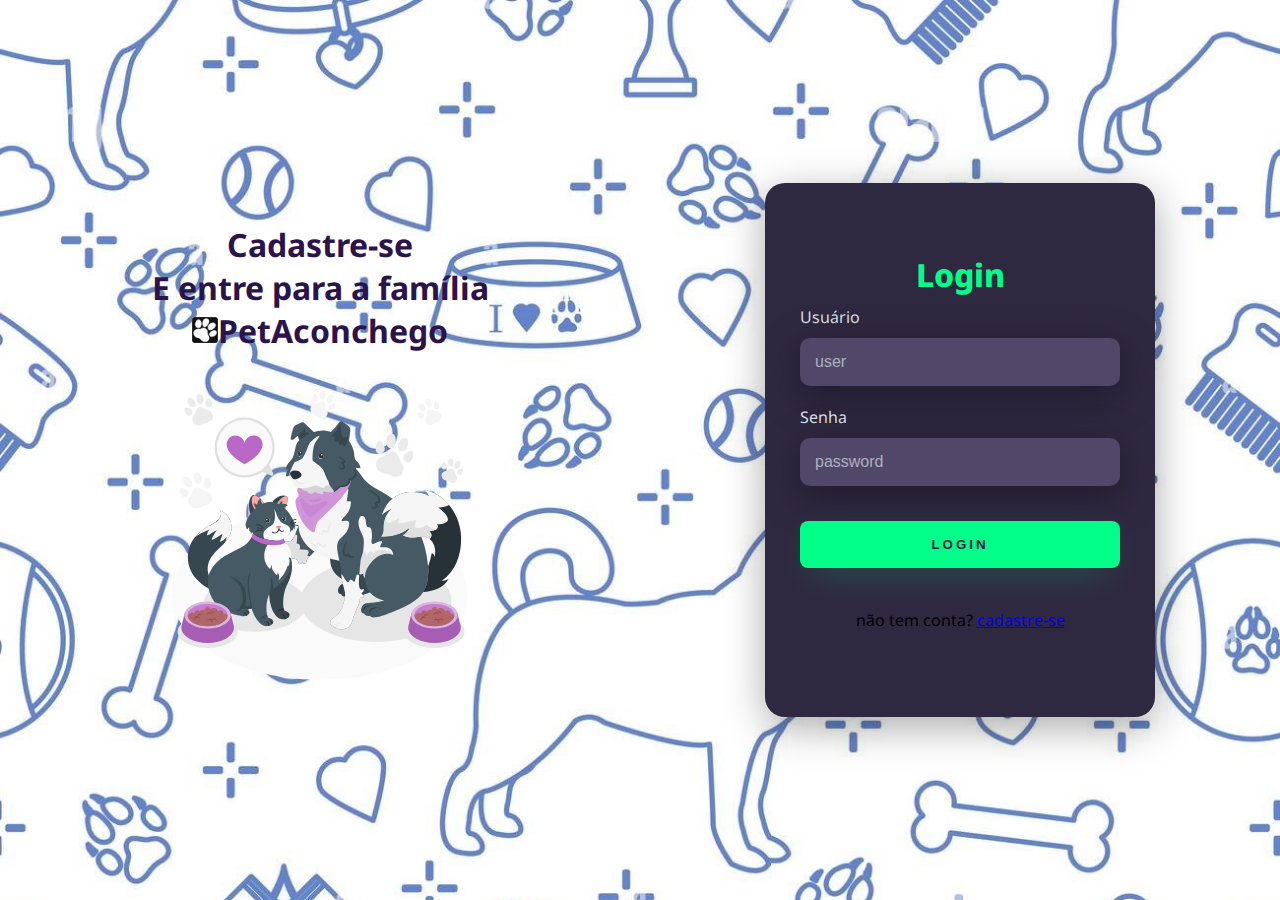
<file: index.html>
<!DOCTYPE html>
<html lang="en">
<head>
    <meta charset="UTF-8">
    <meta name="viewport" content="width=device-width, initial-scale=1.0">
    <link rel="stylesheet" href="index.css">
    <link rel="icon" href="/img tela de login/pet_icon.ico">
    <title>Login</title>
</head>
<body>
    <div class="main-login">
        <div class="left-login">
            <h1>Cadastre-se<br> E entre para a família<br><img src="image login/pet_icon.ico">PetAconchego</h1>
            <div class="left-login-image">
                <img src="image login/cat-and-dog-animate (1).svg">
            </div>
        </div>
        
        <div class="right-login">
            <div class="card-login">
                <h1>Login</h1>

                <div class="textfield">
                    <label for="usuario">Usuário</label>
                    <input type="text" name="user" placeholder="user" required>
                </div>

                <div class="textfield">
                    <label for="password">Senha</label>
                    <input type="password" name="password" placeholder="password" required>
                </div>

                <button class="btn-login">Login</button>
                <p>não tem conta? <a href="#">cadastre-se</a></p>
            </div>
        </div>
    </div>
</body>
</html>
</file>
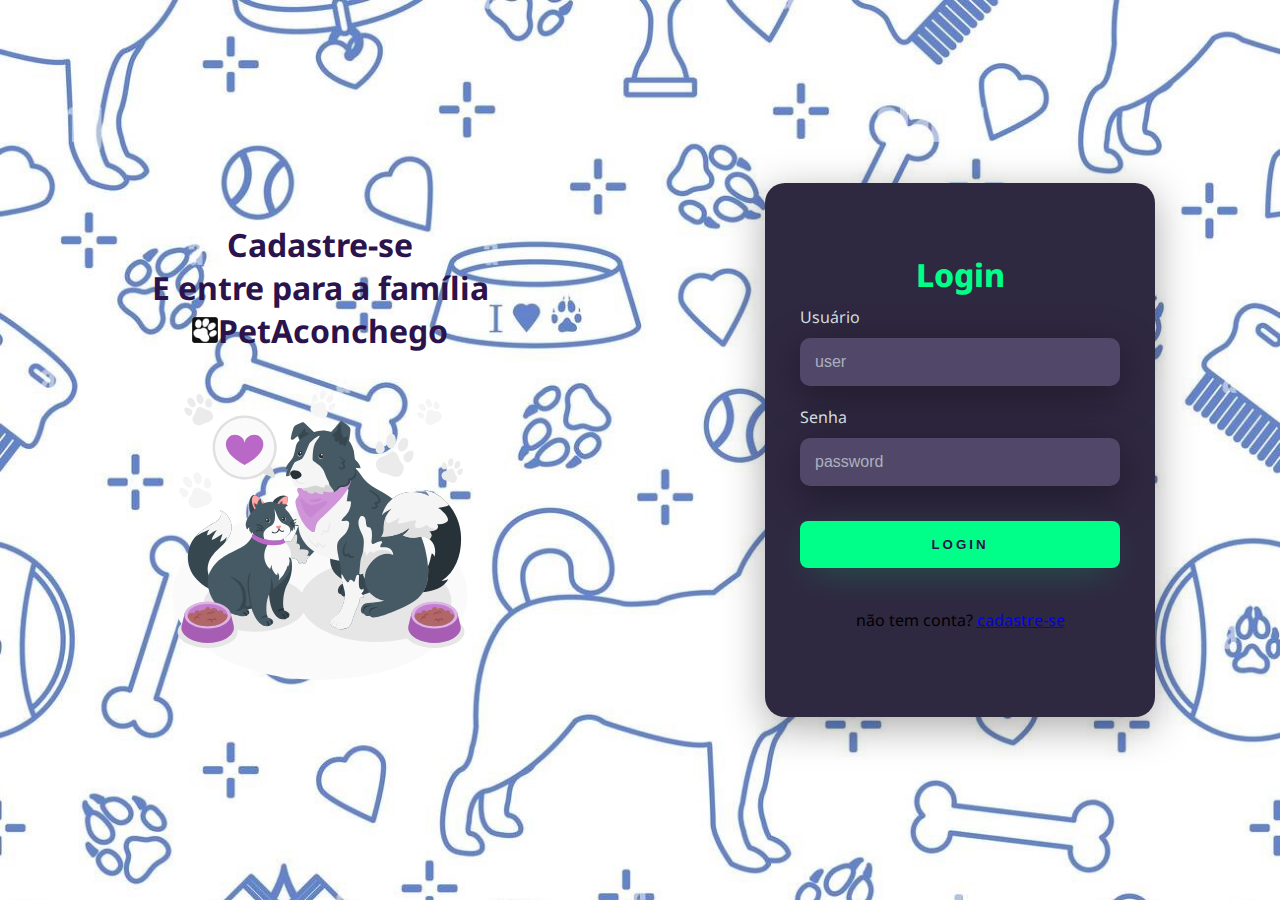
<file: projeto PetAconchego/index.html>
<!DOCTYPE html>
<html lang="en">
<head>
    <meta charset="UTF-8">
    <meta name="viewport" content="width=device-width, initial-scale=1.0">
    <link rel="stylesheet" href="/projeto PetAconchego/index.css">
    <link rel="icon" href="/image login/pet_icon.ico">
    <title>Login</title>
</head>
<body>
    <div class="main-login">
        <div class="left-login">
            <h1>Cadastre-se<br> E entre para a família<br><img src="/image login/pet_icon.ico">PetAconchego</h1>
            <div class="left-login-image">
                <img src="/image login/cat-and-dog-animate (1).svg">
            </div>
        </div>
        
        <div class="right-login">
            <div class="card-login">
                <h1>Login</h1>

                <div class="textfield">
                    <label for="usuario">Usuário</label>
                    <input type="text" name="user" placeholder="user" required>
                </div>

                <div class="textfield">
                    <label for="password">Senha</label>
                    <input type="password" name="password" placeholder="password" required>
                </div>

                <button class="btn-login">Login</button>
                <p>não tem conta? <a href="#">cadastre-se</a></p>
            </div>
        </div>
    </div>
</body>
</html>
</file>
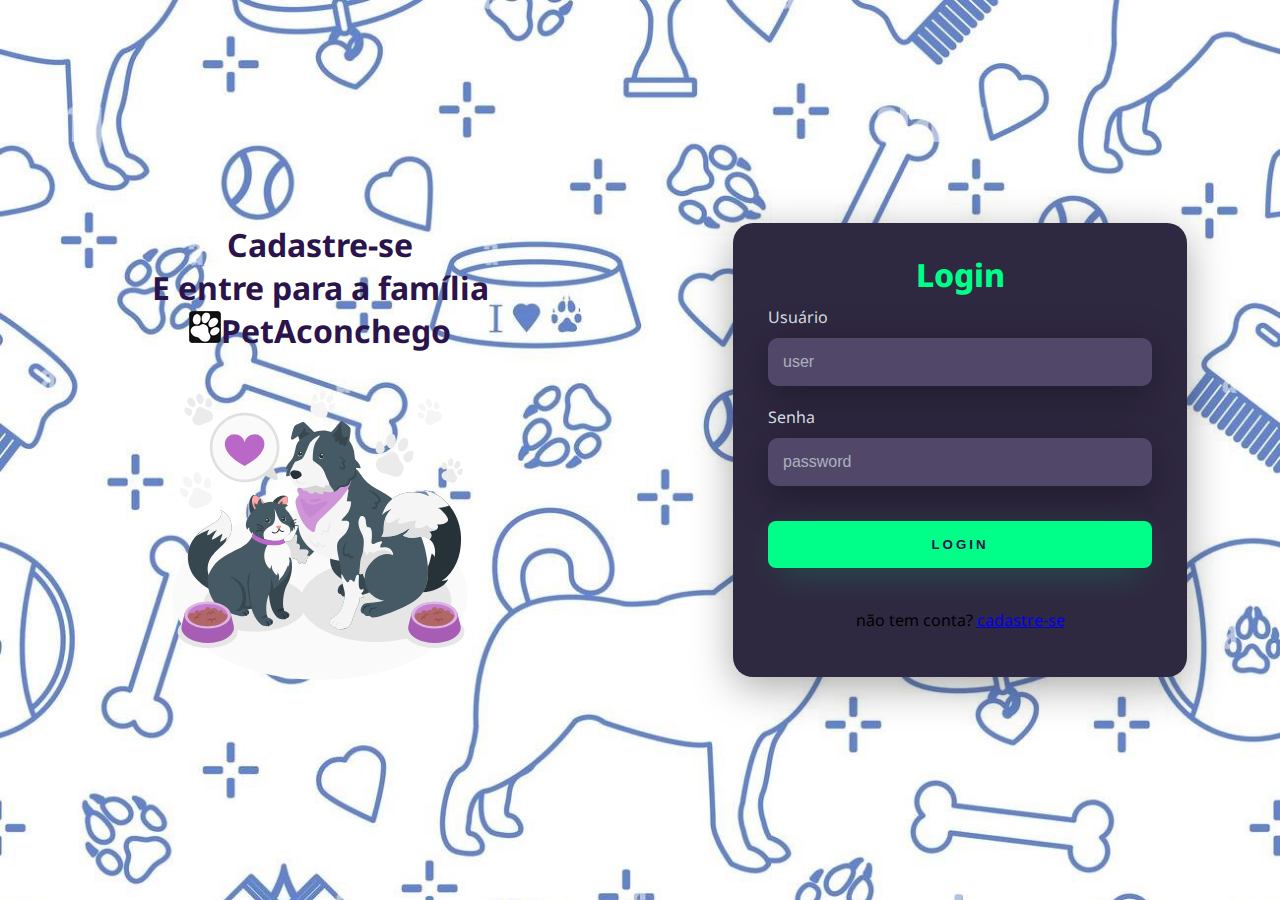
<file: tela de login/index.html>
<!DOCTYPE html>
<html lang="en">
<head>
    <meta charset="UTF-8">
    <meta name="viewport" content="width=device-width, initial-scale=1.0">
    <link rel="stylesheet" href="index.css">
    <link rel="icon" href="pet_icon_180224.ico">
    <title>Login</title>
</head>
<body>
    <div class="main-login">
        <div class="left-login">
            <h1>Cadastre-se<br> E entre para a família<br><img src="pet_icon_180224.ico">PetAconchego</h1>
            <div class="left-login-image">
                <img src="cat-and-dog-animate (1).svg">
            </div>
        </div>
        
        <div class="right-login">
            <div class="card-login">
                <h1>Login</h1>

                <div class="textfield">
                    <label for="usuario">Usuário</label>
                    <input type="text" name="user" placeholder="user">
                </div>

                <div class="textfield">
                    <label for="password">Senha</label>
                    <input type="password" name="password" placeholder="password">
                </div>

                <button class="btn-login">Login</button>
                <p>não tem conta? <a href="#">cadastre-se</a></p>
            </div>
        </div>
    </div>
</body>
</html>
</file>
<file: index.css>
@import url('https://fonts.googleapis.com/css2?family=Noto+Sans:wght@400;700&display=swap');

body{
    margin: 0;
    font-family: 'Noto Sans', sans-serif;
}

.main-login{
    width: 100vw;
    height: 100vh;
    background-image: url("image login/background-login.jpg");
    background-position: fixed;
    background-size: cover;
    background-repeat: no-repeat no-repeat;
    display: flex;
    justify-content: center;
    align-items: center;
}

.left-login{
    width: 50vw;
    height: 100vh;
    display: flex;
    justify-content: center;
    align-items: center;
    flex-direction: column;
}
.left-login > h1{
    color: #2b134b;
    font-size: 2.5vw;
    text-align: center;
}

.left-login>h1>img{
    width: 2vw;
}

.left-login-image{
    width: 25vw;
    margin: 0px;
    padding: 0px;
}

.right-login{    
    width: 50vw;
    height: 100vh;
    display: flex;
    justify-content: center;
    align-items: center;

}

.card-login{
    width: 50%;
    display: flex;
    justify-content: center;
    align-items: center;
    flex-direction: column;
    padding: 70px 35px;
    background: #2f2841;
    border-radius: 20px;
    box-shadow: 0px 10px 40px #00000056;
}

.card-login > h1{
    color: #00ff88;
    font-weight: 800;
    margin: 0;
}

.textfield{
    width: 100%;
    display: flex;
    flex-direction: column;
    align-items: flex-start;
    justify-content: center;
    margin: 10px 0px;
}

.textfield > input{
    width: 100%;
    border: none;
    border-radius: 10px;
    padding: 15px;
    background: #514869;
    color: #f0ffffde;
    font-size: 12pt;
    box-shadow: 0px 10px 40px #00000056;
    outline: none;
    box-sizing: border-box;
}

.textfield > label{
    color:#f0ffffde;
    margin-bottom: 10px;
}

.textfield > input::placeholder{
    color: #f0ffff94;
}

.btn-login{
    width: 100%;
    padding: 16px 0px;
    margin: 25px;
    border: none;
    border-radius: 8px;
    outline: none;
    text-transform: uppercase;
    font-weight: 800;
    letter-spacing: 3px;
    color: #2b134b;
    background: #00ff88;
    cursor: pointer;
    box-shadow: 0px 10px 40px -12px #00ff8052;
}

@media only screen and (max-width: 1024px){
    .card-login{
        width: 60%;
    }
    .main-login{
        background: linear-gradient(to bottom, #201b2c, #3b3350, #915e1b);
    }
    .left-login > h1{
        color: #00ff88;
    }
    
}

@media only screen and (max-width: 600px){
    .main-login{
        flex-direction: column;
        background: linear-gradient(to bottom, #201b2c, #8473ad, #0a7ad6);
    }
    .left-login > h1{
        display: none;
    }

    .left-login-image{
        width: 50vw;
    }

    .left-login{
        width: 100%;
        height: auto;
    }

    .right-login{
        width: 100%;
        height: auto;
    }
    
}
</file>
<file: projeto PetAconchego/index.css>
@import url('https://fonts.googleapis.com/css2?family=Noto+Sans:wght@400;700&display=swap');

body{
    margin: 0;
    font-family: 'Noto Sans', sans-serif;
}

.main-login{
    width: 100vw;
    height: 100vh;
    background-image: url("/image login/background-login.jpg");
    background-position: fixed;
    background-size: cover;
    background-repeat: no-repeat no-repeat;
    display: flex;
    justify-content: center;
    align-items: center;
}

.left-login{
    width: 50vw;
    height: 100vh;
    display: flex;
    justify-content: center;
    align-items: center;
    flex-direction: column;
}
.left-login > h1{
    color: #2b134b;
    font-size: 2.5vw;
    text-align: center;
}

.left-login>h1>img{
    width: 2vw;
}

.left-login-image{
    width: 25vw;
    margin: 0px;
    padding: 0px;
}

.right-login{    
    width: 50vw;
    height: 100vh;
    display: flex;
    justify-content: center;
    align-items: center;

}

.card-login{
    width: 50%;
    display: flex;
    justify-content: center;
    align-items: center;
    flex-direction: column;
    padding: 70px 35px;
    background: #2f2841;
    border-radius: 20px;
    box-shadow: 0px 10px 40px #00000056;
}

.card-login > h1{
    color: #00ff88;
    font-weight: 800;
    margin: 0;
}

.textfield{
    width: 100%;
    display: flex;
    flex-direction: column;
    align-items: flex-start;
    justify-content: center;
    margin: 10px 0px;
}

.textfield > input{
    width: 100%;
    border: none;
    border-radius: 10px;
    padding: 15px;
    background: #514869;
    color: #f0ffffde;
    font-size: 12pt;
    box-shadow: 0px 10px 40px #00000056;
    outline: none;
    box-sizing: border-box;
}

.textfield > label{
    color:#f0ffffde;
    margin-bottom: 10px;
}

.textfield > input::placeholder{
    color: #f0ffff94;
}

.btn-login{
    width: 100%;
    padding: 16px 0px;
    margin: 25px;
    border: none;
    border-radius: 8px;
    outline: none;
    text-transform: uppercase;
    font-weight: 800;
    letter-spacing: 3px;
    color: #2b134b;
    background: #00ff88;
    cursor: pointer;
    box-shadow: 0px 10px 40px -12px #00ff8052;
}

@media only screen and (max-width: 1024px){
    .card-login{
        width: 60%;
    }
    .main-login{
        background: linear-gradient(to bottom, #201b2c, #3b3350, #915e1b);
    }
    .left-login > h1{
        color: #00ff88;
    }
    
    p{
        font-size: 15px;
    }
}

@media only screen and (max-width: 600px){
    .main-login{
        flex-direction: column;
        background: linear-gradient(to bottom, #201b2c, #8473ad, #0a7ad6);
    }
    .left-login > h1{
        display: none;
    }

    .left-login-image{
        width: 50vw;
    }

    .left-login{
        width: 100%;
        height: auto;
    }

    .right-login{
        width: 100%;
        height: auto;
    }
    
}
</file>
<file: tela de login/index.css>
@import url('https://fonts.googleapis.com/css2?family=Noto+Sans:wght@400;700&display=swap');

body{
    margin: 0;
    font-family: 'Noto Sans', sans-serif;
}

.main-login{
    width: 100vw;
    height: 100vh;
    background-image: url("background-login.jpg");
    background-position: fixed;
    background-size: cover;
    background-repeat: no-repeat no-repeat;
    display: flex;
    justify-content: center;
    align-items: center;
}

.left-login{
    width: 50vw;
    height: 100vh;
    display: flex;
    justify-content: center;
    align-items: center;
    flex-direction: column;
}
.left-login > h1{
    color: #2b134b;
    font-size: 2.5vw;
    text-align: center;
}

.left-login-image{
    width: 25vw;
    margin: 0px;
    padding: 0px;
}

.right-login{    
    width: 50vw;
    height: 100vh;
    display: flex;
    justify-content: center;
    align-items: center;

}

.card-login{
    width: 60%;
    display: flex;
    justify-content: center;
    align-items: center;
    flex-direction: column;
    padding: 30px 35px;
    background: #2f2841;
    border-radius: 20px;
    box-shadow: 0px 10px 40px #00000056;
}

.card-login > h1{
    color: #00ff88;
    font-weight: 800;
    margin: 0;
}

.textfield{
    width: 100%;
    display: flex;
    flex-direction: column;
    align-items: flex-start;
    justify-content: center;
    margin: 10px 0px;
}

.textfield > input{
    width: 100%;
    border: none;
    border-radius: 10px;
    padding: 15px;
    background: #514869;
    color: #f0ffffde;
    font-size: 12pt;
    box-shadow: 0px 10px 40px #00000056;
    outline: none;
    box-sizing: border-box;
}

.textfield > label{
    color:#f0ffffde;
    margin-bottom: 10px;
}

.textfield > input::placeholder{
    color: #f0ffff94;
}

.btn-login{
    width: 100%;
    padding: 16px 0px;
    margin: 25px;
    border: none;
    border-radius: 8px;
    outline: none;
    text-transform: uppercase;
    font-weight: 800;
    letter-spacing: 3px;
    color: #2b134b;
    background: #00ff88;
    cursor: pointer;
    box-shadow: 0px 10px 40px -12px #00ff8052;
}

@media only screen and (max-width: 950px){
    .card-login{
        width: 85%;
    }
}

@media only screen and (max-width: 600px){
    .main-login{
        flex-direction: column;
        background: #201b2c;
    }
    .left-login > h1{
        display: none;
    }

    .left-login-image{
        width: 50vw;
    }

    .left-login{
        width: 100%;
        height: auto;
    }

    .right-login{
        width: 100%;
        height: auto;
    }
    
}
</file>
